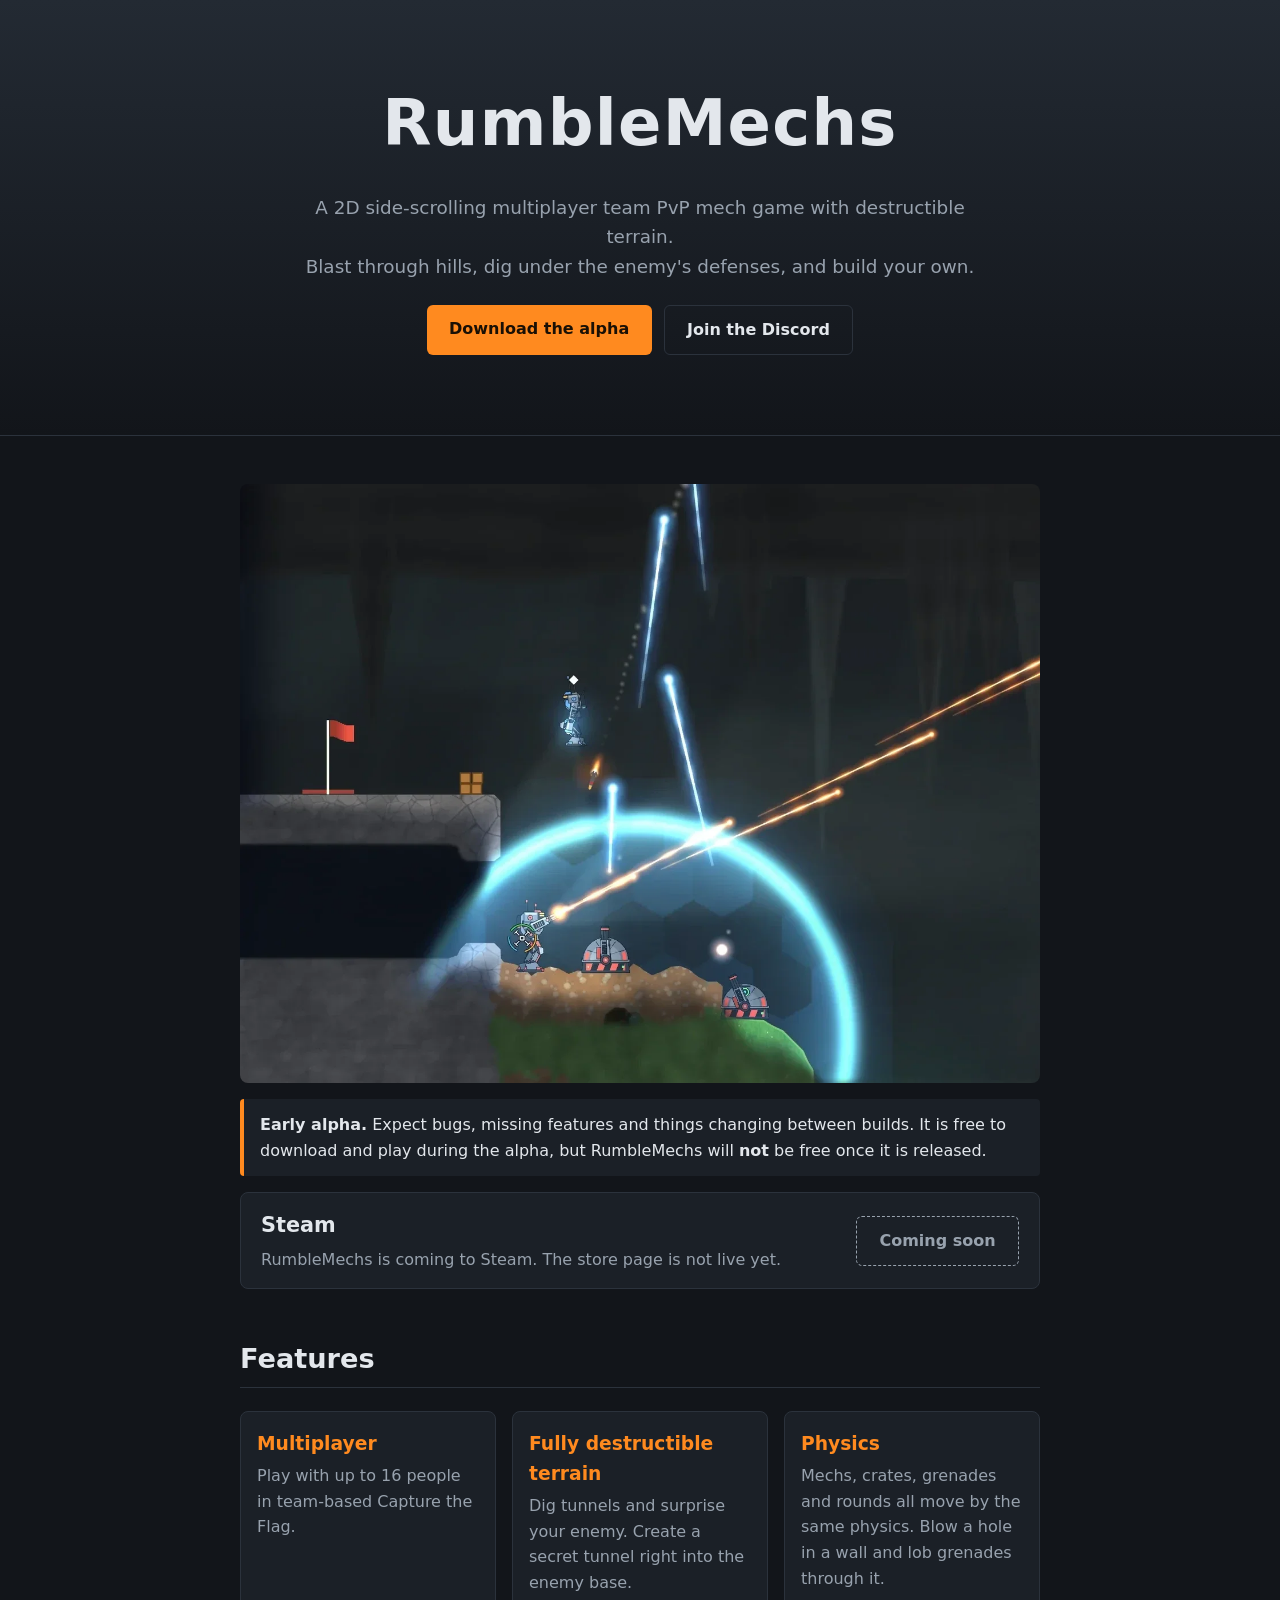
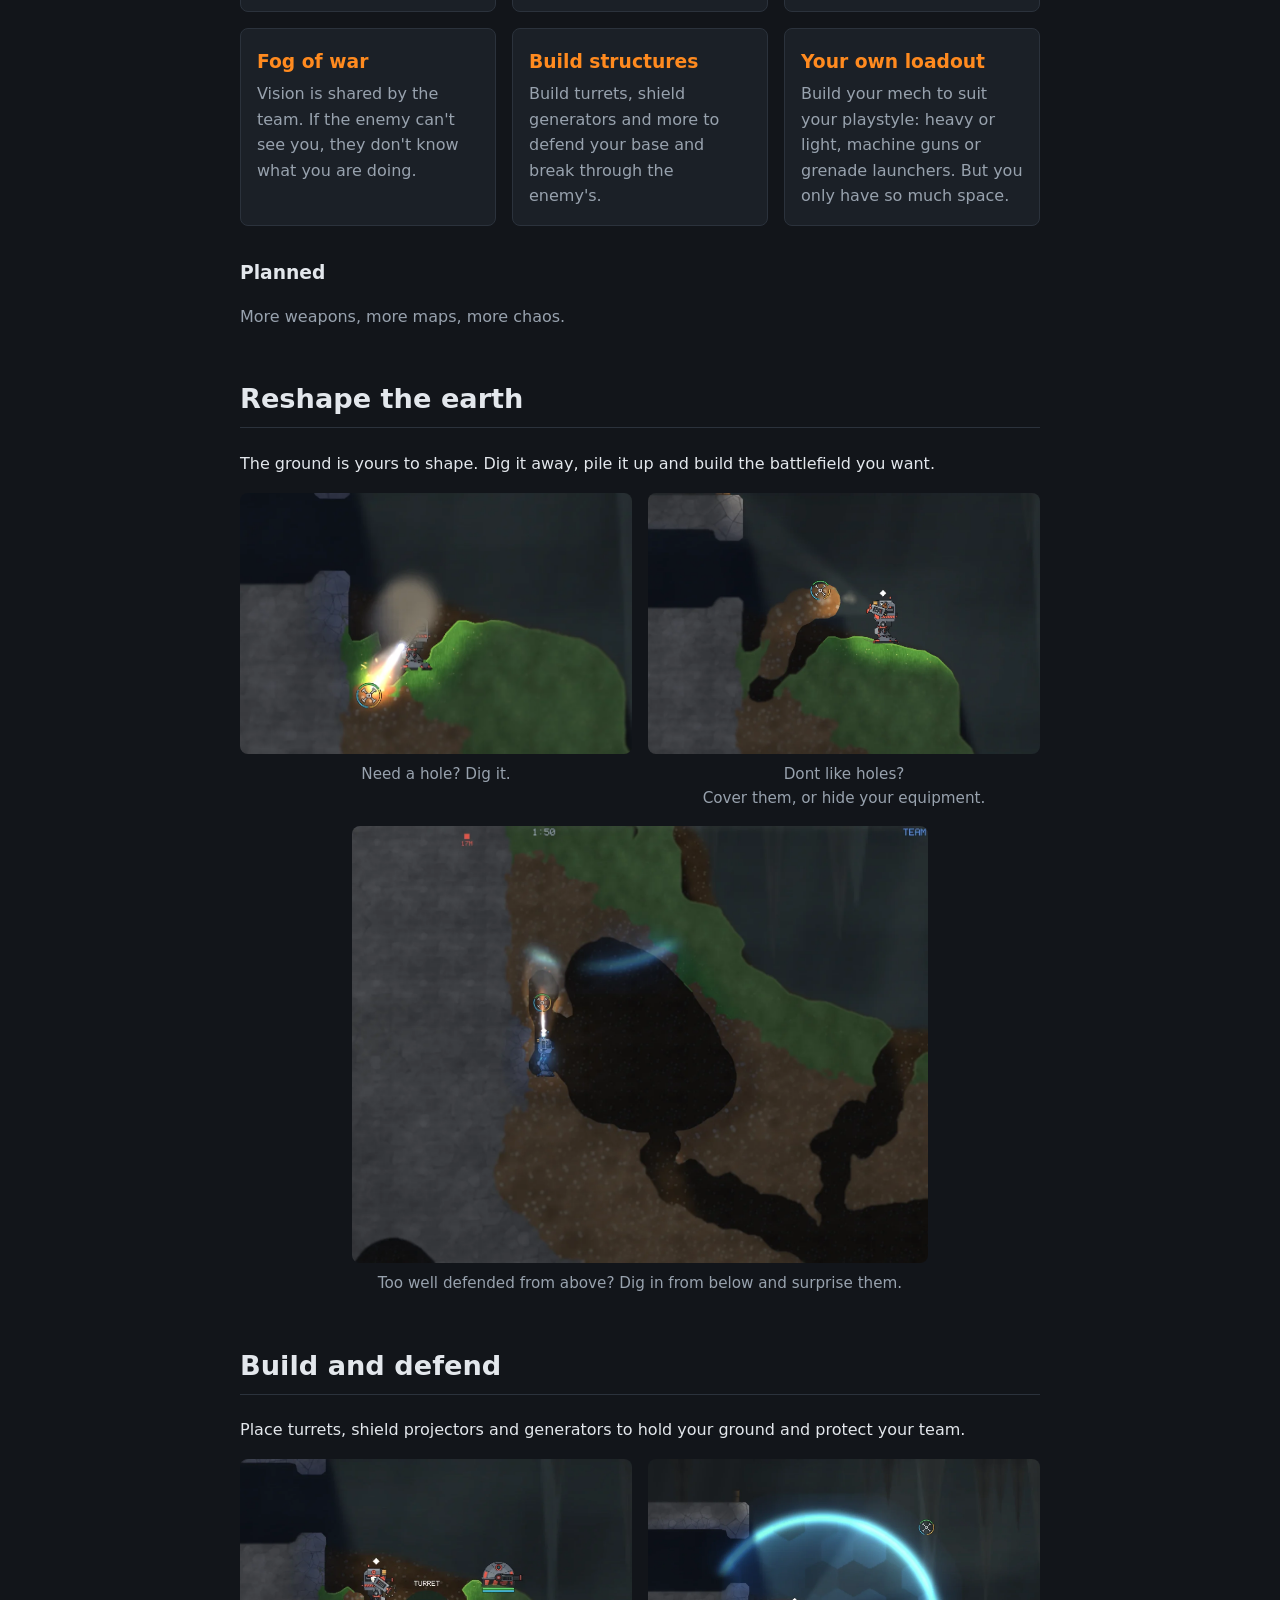
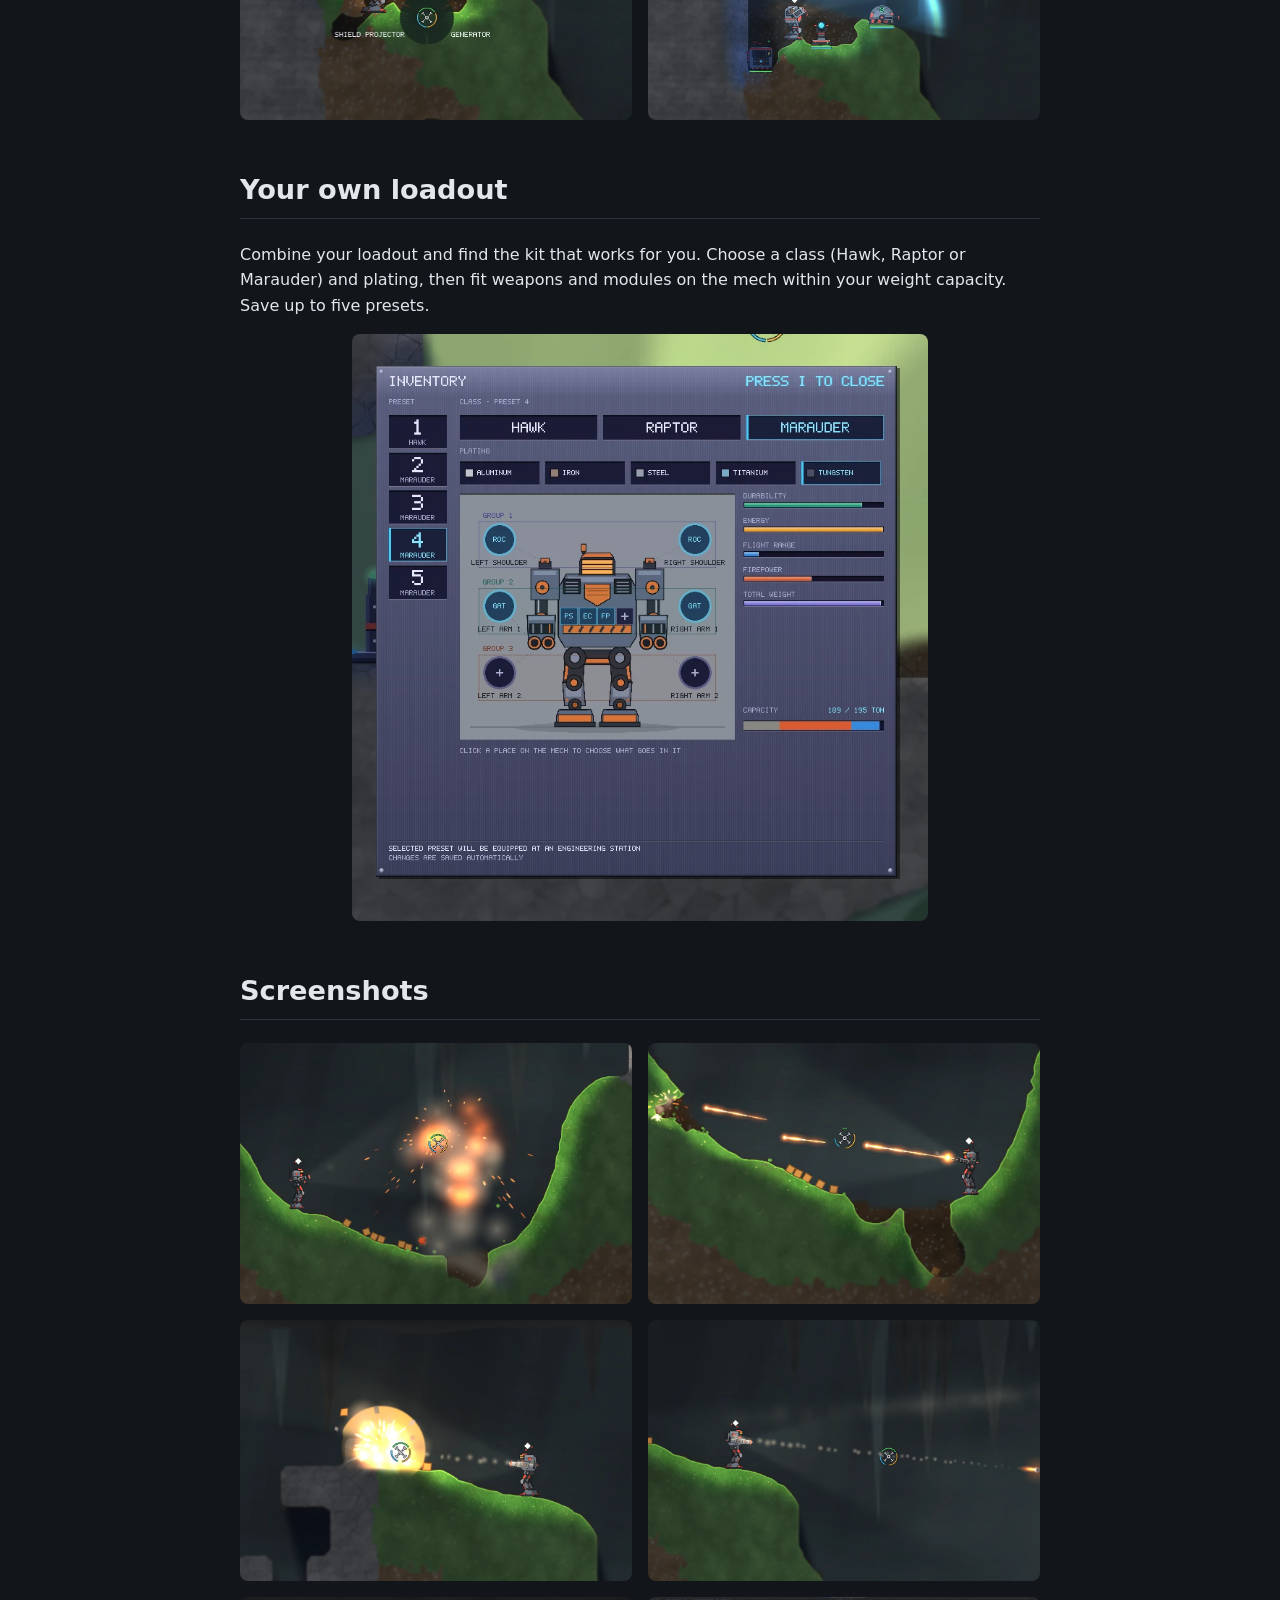
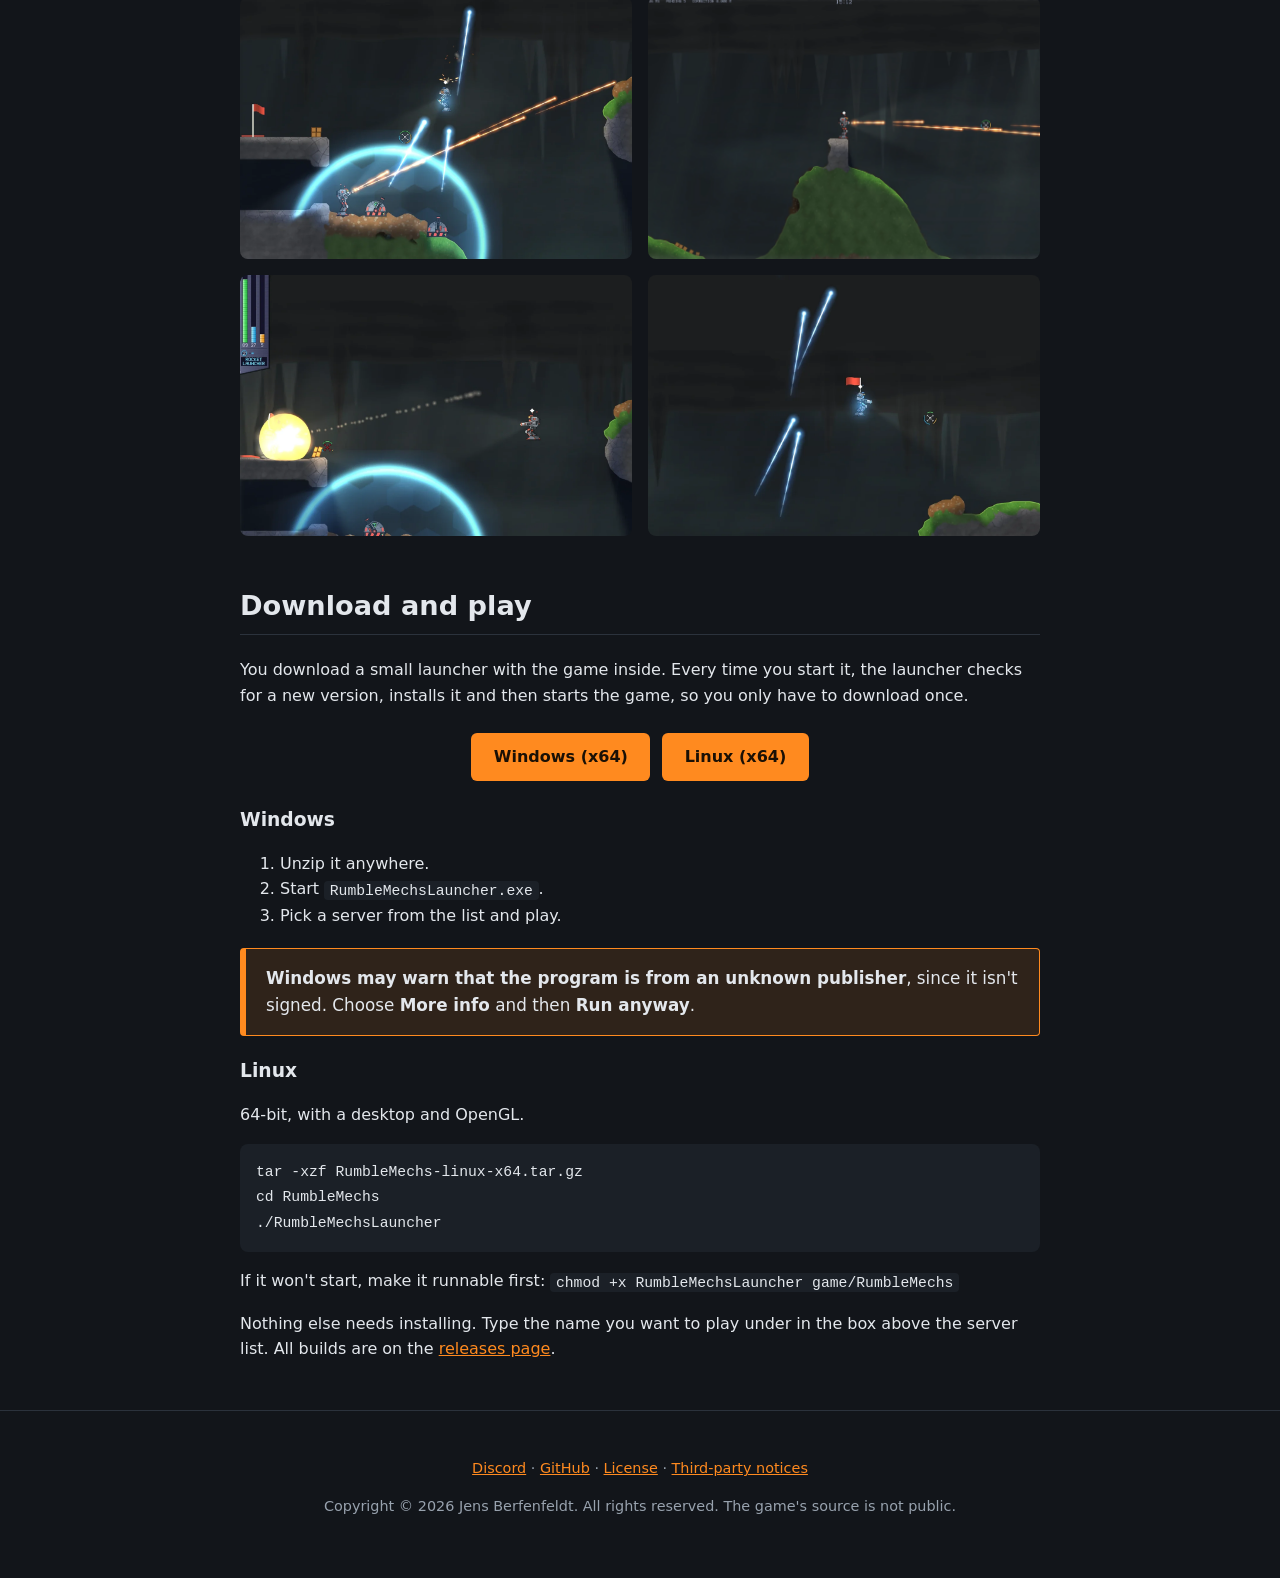
<file: docs/index.html>
<!doctype html>
<html lang="en">
<head>
  <meta charset="utf-8">
  <meta name="viewport" content="width=device-width, initial-scale=1">
  <title>RumbleMechs – Team PvP Mech Game with Destructible Terrain. Build bases, shoot rockets, build turrets, blast enemies.</title>
  <meta name="description" content="RumbleMechs is a 2D side-scrolling multiplayer team PvP mech game with fully destructible terrain. Dig tunnels, build turrets and shields, build your own custom mech loadout, and capture the flag. Free to download during the early alpha on Windows and Linux.">
  <meta name="keywords" content="RumbleMechs, Rumble Mechs, mech game, multiplayer, team PvP, destructible terrain, 2D shooter, side-scrolling, build bases, capture the flag, custom mech loadout, mech customization, experiment with loadouts, indie game, early alpha, Windows, Linux">
  <meta name="author" content="Jens Berfenfeldt">
  <meta name="robots" content="index, follow, max-image-preview:large">
  <meta name="theme-color" content="#12151a">
  <meta name="color-scheme" content="dark">
  <link rel="canonical" href="https://rumblemechs.com/">

  <link rel="icon" href="favicon.ico" sizes="48x48">
  <link rel="icon" type="image/png" sizes="192x192" href="icon-192.png">
  <link rel="apple-touch-icon" href="apple-touch-icon.png">
  <link rel="manifest" href="site.webmanifest">

  <meta property="og:type" content="website">
  <meta property="og:site_name" content="RumbleMechs">
  <meta property="og:url" content="https://rumblemechs.com/">
  <meta property="og:title" content="RumbleMechs – Team PvP Mech Game with Destructible Terrain">
  <meta property="og:description" content="Blast through hills, dig under the enemy's defenses and build your own. Multiplayer team PvP mech combat. Free to download during the early alpha.">
  <meta property="og:image" content="https://rumblemechs.com/images/og-image.jpg">
  <meta property="og:image:type" content="image/jpeg">
  <meta property="og:image:width" content="1200">
  <meta property="og:image:height" content="630">
  <meta property="og:image:alt" content="A mech and two turrets under a shield dome fire orange tracer rounds at an enemy mech jetting overhead, who fires back with blue bolts">
  <meta property="og:locale" content="en_US">

  <meta name="twitter:card" content="summary_large_image">
  <meta name="twitter:title" content="RumbleMechs – Team PvP Mech Game with Destructible Terrain">
  <meta name="twitter:description" content="Blast through hills, dig under the enemy's defenses and build your own. Multiplayer team PvP mech combat. Free to download during the early alpha.">
  <meta name="twitter:image" content="https://rumblemechs.com/images/og-image.jpg">
  <meta name="twitter:image:alt" content="A mech and two turrets under a shield dome fire orange tracer rounds at an enemy mech jetting overhead, who fires back with blue bolts">

  <script type="application/ld+json">
  {
    "@context": "https://schema.org",
    "@graph": [
      {
        "@type": "WebSite",
        "@id": "https://rumblemechs.com/#website",
        "url": "https://rumblemechs.com/",
        "name": "RumbleMechs",
        "inLanguage": "en"
      },
      {
        "@type": "VideoGame",
        "@id": "https://rumblemechs.com/#game",
        "name": "RumbleMechs",
        "url": "https://rumblemechs.com/",
        "description": "A 2D side-scrolling multiplayer team PvP mech game with fully destructible terrain. Dig tunnels, build turrets and shield generators, and capture the flag.",
        "image": "https://rumblemechs.com/images/og-image.jpg",
        "genre": ["Action", "Shooter", "Multiplayer"],
        "gamePlatform": ["Windows", "Linux"],
        "operatingSystem": "Windows, Linux",
        "applicationCategory": "Game",
        "playMode": "MultiPlayer",
        "numberOfPlayers": { "@type": "QuantitativeValue", "maxValue": 16 },
        "inLanguage": "en",
        "author": { "@type": "Person", "name": "Jens Berfenfeldt" },
        "downloadUrl": "https://github.com/SyntaxWarrior/RumbleMechs/releases/latest",
        "offers": { "@type": "Offer", "price": "0", "priceCurrency": "USD", "availability": "https://schema.org/InStock", "description": "Free during the early alpha." },
        "sameAs": ["https://discord.gg/BdMd66XYY", "https://github.com/SyntaxWarrior/RumbleMechs"]
      }
    ]
  }
  </script>

  <link rel="stylesheet" href="style.css">
</head>
<body>
  <header class="hero">
    <div class="hero-inner">
      <h1>RumbleMechs</h1>
      <p class="tagline">A 2D side-scrolling multiplayer team PvP mech game with destructible terrain.<br>
        Blast through hills, dig under the enemy's defenses, and build your own.</p>
      <p class="cta">
        <a class="button" href="#download">Download the alpha</a>
        <a class="button secondary" href="https://discord.gg/BdMd66XYY">Join the Discord</a>
      </p>
    </div>
  </header>

  <main>
    <section class="wide">
      <img src="images/hero.webp" width="1400" height="1049" fetchpriority="high" alt="A mech and two turrets under a shield dome fire orange tracer rounds at an enemy mech jetting overhead, who fires back with blue bolts, a red flag on a ledge to the left">
      <p class="notice"><strong>Early alpha.</strong> Expect bugs, missing features and things changing between builds. It is free to download and play during the alpha, but RumbleMechs will <strong>not</strong> be free once it is released.</p>
      <div class="steam">
        <div>
          <h2>Steam</h2>
          <p>RumbleMechs is coming to Steam. The store page is not live yet.</p>
        </div>
        <span class="button disabled" aria-disabled="true">Coming soon</span>
      </div>
    </section>

    <section>
      <h2>Features</h2>
      <ul class="features">
        <li><h3>Multiplayer</h3><p>Play with up to 16 people in team-based Capture the Flag.</p></li>
        <li><h3>Fully destructible terrain</h3><p>Dig tunnels and surprise your enemy. Create a secret tunnel right into the enemy base.</p></li>
        <li><h3>Physics</h3><p>Mechs, crates, grenades and rounds all move by the same physics. Blow a hole in a wall and lob grenades through it.</p></li>
        <li><h3>Fog of war</h3><p>Vision is shared by the team. If the enemy can't see you, they don't know what you are doing.</p></li>
        <li><h3>Build structures</h3><p>Build turrets, shield generators and more to defend your base and break through the enemy's.</p></li>
        <li><h3>Your own loadout</h3><p>Build your mech to suit your playstyle: heavy or light, machine guns or grenade launchers. But you only have so much space.</p></li>
      </ul>
      <h3 class="planned-title">Planned</h3>
      <p class="planned">More weapons, more maps, more chaos.</p>
    </section>

    <section>
      <h2>Reshape the earth</h2>
      <p>The ground is yours to shape. Dig it away, pile it up and build the battlefield you want.</p>
      <div class="gallery">
        <figure>
          <img src="images/reshape-1.webp" width="867" height="637" alt="A mech beside a stone wall aims a bright beam at the ground, blasting dirt loose from a grassy hillside" loading="lazy">
          <figcaption>Need a hole? Dig it.</figcaption>
        </figure>
        <figure>
          <img src="images/reshape-2.webp" width="1113" height="735" alt="A mech stands on a grassy hilltop next to a curved arm of freshly placed dirt reaching up toward a stone ledge" loading="lazy">
          <figcaption>Dont like holes? <br/>Cover them, or hide your equipment.</figcaption>
        </figure>
      </div>
      <figure class="gallery single">
        <div>
          <img src="images/dig-below.webp" width="1400" height="1062" alt="A mech tunnels up through brown earth beside a stone wall, a digging beam lighting the shaft above it, with a large dark cavern carved out to its right" loading="lazy">
          <figcaption>Too well defended from above? Dig in from below and surprise them.</figcaption>
        </div>
      </figure>
    </section>

    <section>
      <h2>Build and defend</h2>
      <p>Place turrets, shield projectors and generators to hold your ground and protect your team.</p>
      <div class="gallery">
        <img src="images/build-menu.webp" width="1294" height="715" alt="A radial build menu next to a mech with the options Turret, Shield Projector and Generator, and a turret already placed on the ground" loading="lazy">
        <img src="images/structures-shield.webp" width="1400" height="905" alt="A mech standing between a generator, a shield projector and a turret, with a blue energy dome covering the base" loading="lazy">
      </div>
    </section>

    <section>
      <h2>Your own loadout</h2>
      <p>Combine your loadout and find the kit that works for you. Choose a class (Hawk, Raptor or Marauder) and plating, then fit weapons and modules on the mech within your weight capacity. Save up to five presets.</p>
      <div class="gallery single">
        <img src="images/inventory.webp" width="796" height="811" alt="The inventory screen with five mech presets, the class Marauder and Tungsten plating selected, and a mech with rocket launchers on the shoulders and gatling guns on the arms, next to bars for durability, energy, flight range, firepower and weight, and a capacity of 189 of 195 tons" loading="lazy">
      </div>
    </section>

    <section>
      <h2>Screenshots</h2>
      <div class="gallery">
        <img src="images/grenade-valley.webp" width="1413" height="769" alt="A grenade explodes in a fiery burst in the middle of a valley while a mech watches from the left slope" loading="lazy">
        <img src="images/minigun-valley.webp" width="1242" height="683" alt="A mech fires a minigun across a valley, tracer rounds hitting the far hillside and blasting out dirt" loading="lazy">
        <img src="images/grenade-blast.webp" width="1358" height="732" alt="A grenade detonates against a stone wall at the edge of a hill as a mech looks on" loading="lazy">
        <img src="images/grenade-launcher.webp" width="1650" height="806" alt="A mech on a cliff edge fires a grenade launcher across a dark cave while a rocket flies in from the right" loading="lazy">
        <img src="images/base-defense.webp" width="1400" height="878" alt="A mech and two turrets under a shield dome fire orange tracer rounds at an enemy mech jetting overhead, who fires back with blue bolts" loading="lazy">
        <img src="images/fullscreen.webp" width="2000" height="1125" alt="A mech on a stone pillar fires its gatling gun across a dark cave, with health, energy and jet bars, a timer and team indicator on the HUD" loading="lazy">
        <img src="images/rocket-launcher.webp" width="1400" height="892" alt="A rocket launcher explosion on a stone ledge while an enemy mech aims across the cave, with a health, energy and jet HUD at the left" loading="lazy">
        <img src="images/flag-carrier.webp" width="1400" height="830" alt="A mech carrying the red flag jets through a dark cave while blue bolts streak past" loading="lazy">
      </div>
    </section>

    <section id="download">
      <h2>Download and play</h2>
      <p>You download a small launcher with the game inside. Every time you start it, the launcher checks for a new version, installs it and then starts the game, so you only have to download once.</p>
      <p class="cta">
        <a class="button" href="https://github.com/SyntaxWarrior/RumbleMechs/releases/latest/download/RumbleMechs-win-x64.zip">Windows (x64)</a>
        <a class="button" href="https://github.com/SyntaxWarrior/RumbleMechs/releases/latest/download/RumbleMechs-linux-x64.tar.gz">Linux (x64)</a>
      </p>
      <h3>Windows</h3>
      <ol>
        <li>Unzip it anywhere.</li>
        <li>Start <code>RumbleMechsLauncher.exe</code>.</li>
        <li>Pick a server from the list and play.</li>
      </ol>
      <p class="notice warning"><strong>Windows may warn that the program is from an unknown publisher</strong>, since it isn't signed. Choose <strong>More info</strong> and then <strong>Run anyway</strong>.</p>
      <h3>Linux</h3>
      <p>64-bit, with a desktop and OpenGL.</p>
<pre><code>tar -xzf RumbleMechs-linux-x64.tar.gz
cd RumbleMechs
./RumbleMechsLauncher</code></pre>
      <p>If it won't start, make it runnable first: <code>chmod +x RumbleMechsLauncher game/RumbleMechs</code></p>
      <p>Nothing else needs installing. Type the name you want to play under in the box above the server list. All builds are on the <a href="https://github.com/SyntaxWarrior/RumbleMechs/releases">releases page</a>.</p>
    </section>

  </main>

  <footer>
    <p>
      <a href="https://discord.gg/BdMd66XYY">Discord</a> ·
      <a href="https://github.com/SyntaxWarrior/RumbleMechs">GitHub</a> ·
      <a href="https://github.com/SyntaxWarrior/RumbleMechs/blob/main/LICENSE.txt">License</a> ·
      <a href="https://github.com/SyntaxWarrior/RumbleMechs/blob/main/THIRD-PARTY-NOTICES.txt">Third-party notices</a>
    </p>
    <p>Copyright &copy; 2026 Jens Berfenfeldt. All rights reserved. The game's source is not public.</p>
  </footer>
</body>
</html>
</file>
<file: docs/style.css>
:root {
  --bg: #12151a;
  --panel: #1b2027;
  --text: #e3e7ec;
  --muted: #98a2ae;
  --accent: #ff8a1f;
  --accent-text: #1a1005;
  --border: #2b323c;
}

* { box-sizing: border-box; }

body {
  margin: 0;
  background: var(--bg);
  color: var(--text);
  font: 16px/1.6 system-ui, -apple-system, "Segoe UI", Roboto, sans-serif;
}

a { color: var(--accent); }

.hero {
  padding: 4.5rem 1rem 3.5rem;
  text-align: center;
  background: linear-gradient(180deg, #232a33, var(--bg));
  border-bottom: 1px solid var(--border);
}
.hero-inner { max-width: 44rem; margin: 0 auto; }
h1 { margin: 0 0 .5rem; font-size: clamp(2.5rem, 8vw, 4rem); letter-spacing: .02em; }
.tagline { color: var(--muted); font-size: 1.15rem; }

.cta { display: flex; flex-wrap: wrap; gap: .75rem; justify-content: center; margin: 1.5rem 0; }
.button {
  display: inline-block;
  padding: .7rem 1.4rem;
  border-radius: 6px;
  background: var(--accent);
  color: var(--accent-text);
  font-weight: 600;
  text-decoration: none;
}
.button:hover { filter: brightness(1.1); }
.button.secondary { background: transparent; color: var(--text); border: 1px solid var(--border); }

main { max-width: 52rem; margin: 0 auto; padding: 0 1rem; }
section { margin: 3rem 0; }
h2 { font-size: 1.7rem; border-bottom: 1px solid var(--border); padding-bottom: .4rem; }
h3 { margin-bottom: .25rem; }

img { max-width: 100%; height: auto; border-radius: 8px; display: block; }

.notice {
  margin-top: 1rem;
  padding: .8rem 1rem;
  background: var(--panel);
  border-left: 4px solid var(--accent);
  border-radius: 4px;
}

.steam {
  display: flex;
  flex-wrap: wrap;
  align-items: center;
  justify-content: space-between;
  gap: 1rem;
  margin-top: 1rem;
  padding: 1rem 1.25rem;
  background: var(--panel);
  border: 1px solid var(--border);
  border-radius: 8px;
}
.steam h2 { margin: 0 0 .25rem; padding: 0; border: 0; font-size: 1.3rem; }
.steam p { margin: 0; color: var(--muted); }
.button.disabled { background: transparent; color: var(--muted); border: 1px dashed var(--muted); cursor: default; }
.button.disabled:hover { filter: none; }

.notice.warning {
  margin: 1.25rem 0;
  padding: 1rem 1.25rem;
  background: rgba(255, 138, 31, .12);
  border: 1px solid var(--accent);
  border-left-width: 6px;
  font-size: 1.05rem;
}

.features { list-style: none; padding: 0; display: grid; gap: 1rem; grid-template-columns: repeat(auto-fit, minmax(15rem, 1fr)); }
.features li { background: var(--panel); border: 1px solid var(--border); border-radius: 8px; padding: .5rem 1rem 1rem; }
.features h3 { margin-top: .6rem; color: var(--accent); }
.features p { margin: 0; color: var(--muted); }
.planned-title { margin-top: 2rem; }
.planned { color: var(--muted); }

.gallery { display: grid; gap: 1rem; grid-template-columns: repeat(auto-fit, minmax(18rem, 1fr)); }
.gallery img { width: 100%; aspect-ratio: 3 / 2; object-fit: cover; }
.gallery.single { grid-template-columns: minmax(0, 36rem); justify-content: center; }
.gallery.single img { aspect-ratio: auto; object-fit: contain; }
.gallery figure { margin: 0; }
figure.gallery { margin: 1rem 0 0; }
figcaption { margin-top: .5rem; color: var(--muted); font-size: .95rem; text-align: center; }

code { background: var(--panel); padding: .1rem .35rem; border-radius: 4px; font-size: .92em; }
pre { background: var(--panel); padding: 1rem; border-radius: 8px; overflow-x: auto; }
pre code { padding: 0; }

table { width: 100%; border-collapse: collapse; }
th, td { text-align: left; padding: .5rem .75rem; border-bottom: 1px solid var(--border); }
th { color: var(--muted); font-weight: 600; }

footer { text-align: center; color: var(--muted); font-size: .9rem; padding: 2rem 1rem 3rem; border-top: 1px solid var(--border); }
</file>
